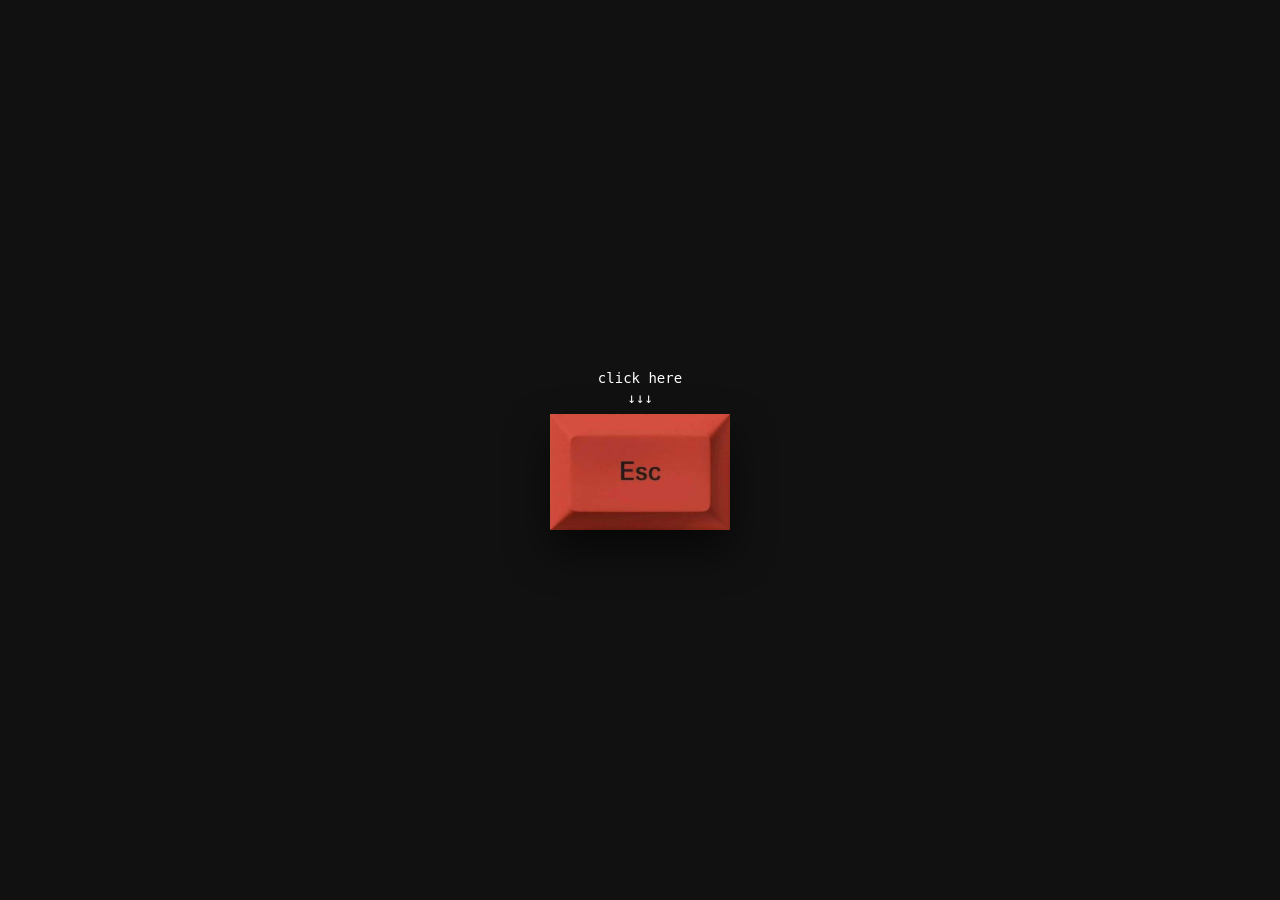
<file: index.html>
<!DOCTYPE html>
<html lang="en">

<head>

    <meta charset="UTF-8">

    <meta
        name="viewport"
        content="width=device-width, initial-scale=1.0">

    <title>ESC Archive</title>

   <link rel="stylesheet" href="css/style.css">

</head>

<body>
<div class="intro-screen">

    <div class="esc-hint">
        <p>click here</p>
        <span>↓↓↓</span>
    </div>

    <img
        src="images/esc-key.jpg"
        class="esc-key-real"
        alt="ESC Key">

</div>
	<div class="loader">
        <div class="loader-content">
            <p class="loader-label">ACCESSING ARCHIVE...</p>
            <h2 id="loading-text">Recovering Memory...</h2>

            <div class="loading-bar">
                <span></span>
            </div>

            <p class="loader-percent">0%</p>
        </div>
    </div>

    <!-- Transition -->
    <div class="page-transition"></div>

   
    <!-- Noise -->

    <div class="noise"></div>

    <!-- Cursor -->

    <div class="cursor"></div>

    <!-- Navigation -->

    <header>

        <div class="logo">
    <a href="index.html">
        <img src="images/logo.jpg" alt="ESC Logo">
    </a>
</div>

        <nav>

    <a href="index.html">Home</a>

    <a href="archive.html">Archive</a>

    <a href="photobook.html">Photobook</a>

    <a href="about.html">About</a>

    <a href="contact.html">Contact</a>

        </nav>

    </header>

    <!-- Hero -->

    <main class="hero">
		<div class="light"></div>
        <p class="small">

            DIGITAL MEMORY ARCHIVE

        </p>

       <h1 class="title">ESC.</h1>

    <h2 class="typing-text"></h2>

    <div class="search-box">
        <input type="text" placeholder="Search Memory...">
        <button class="enter-btn">ENTER</button>
    </div>

    <div class="scroll">Scroll</div>

    </main>

    <script src="js/script.js"></script>

</body>

</html>
</file>
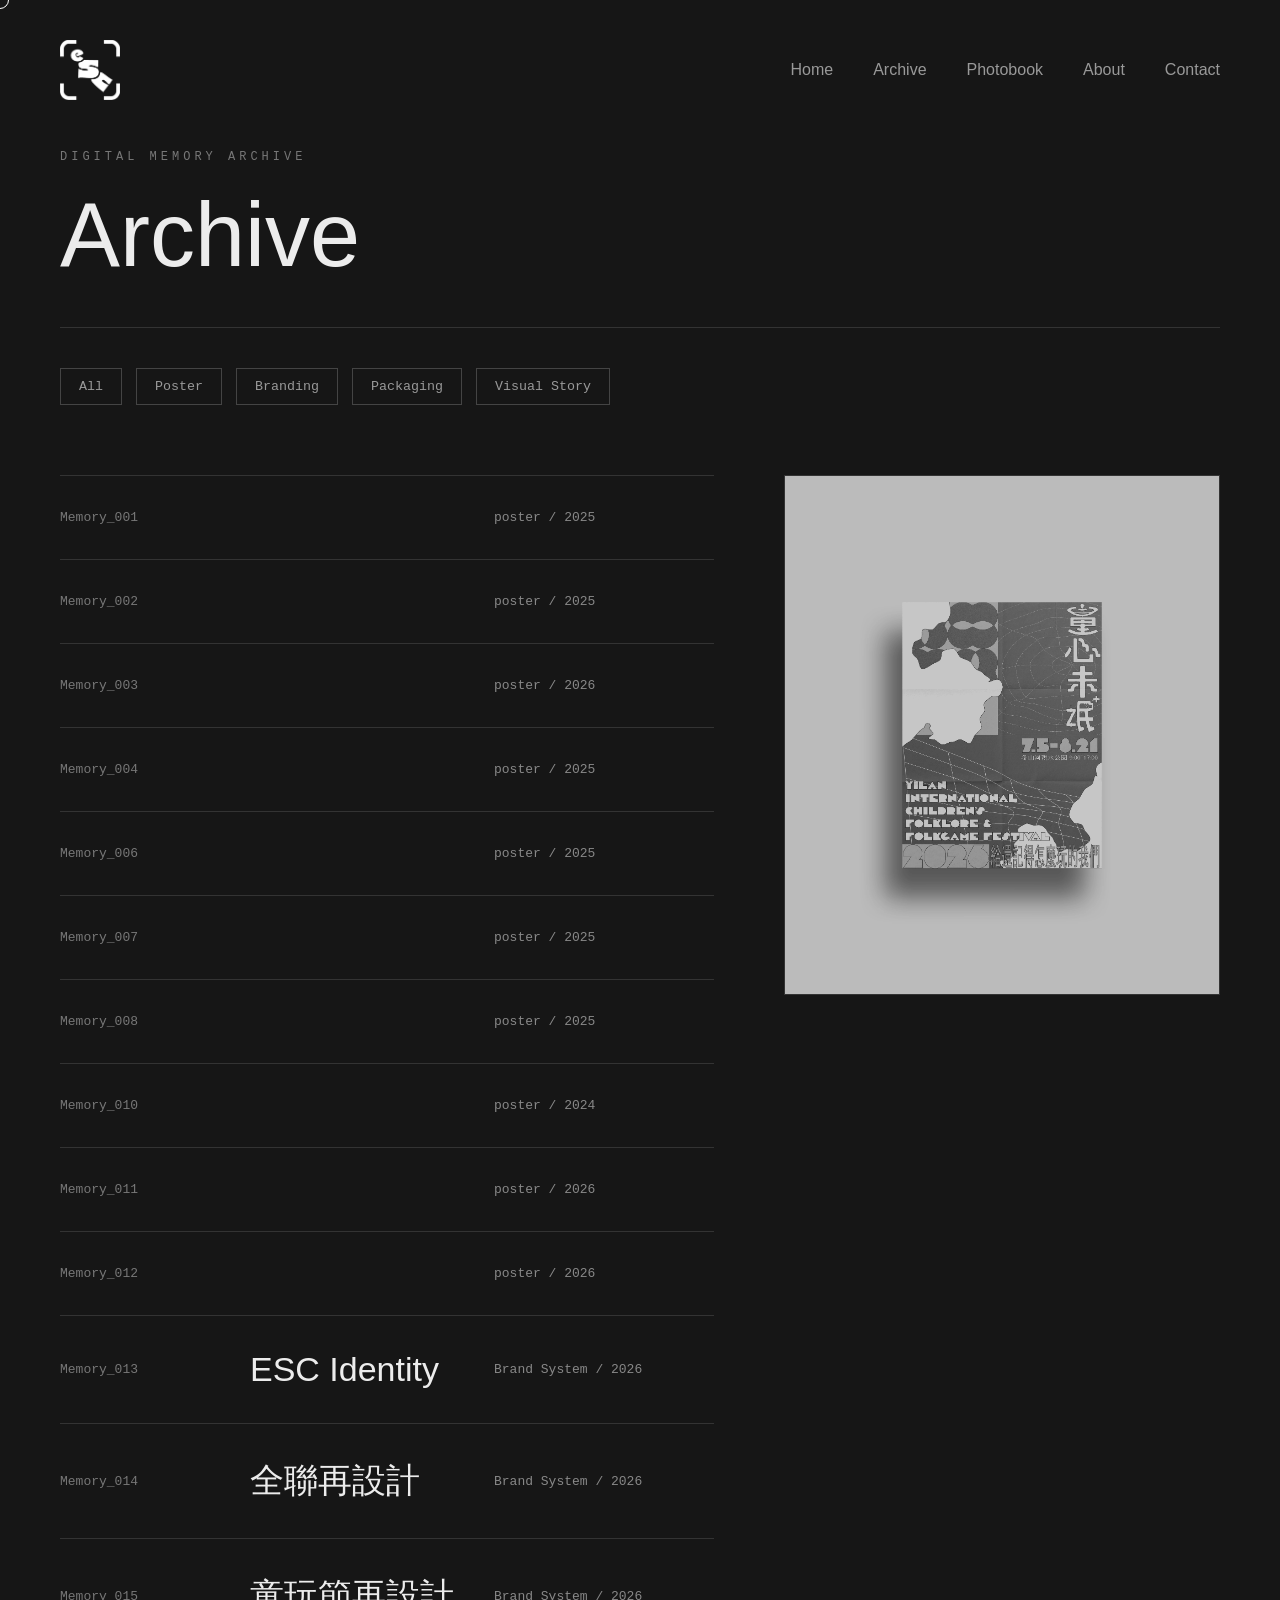
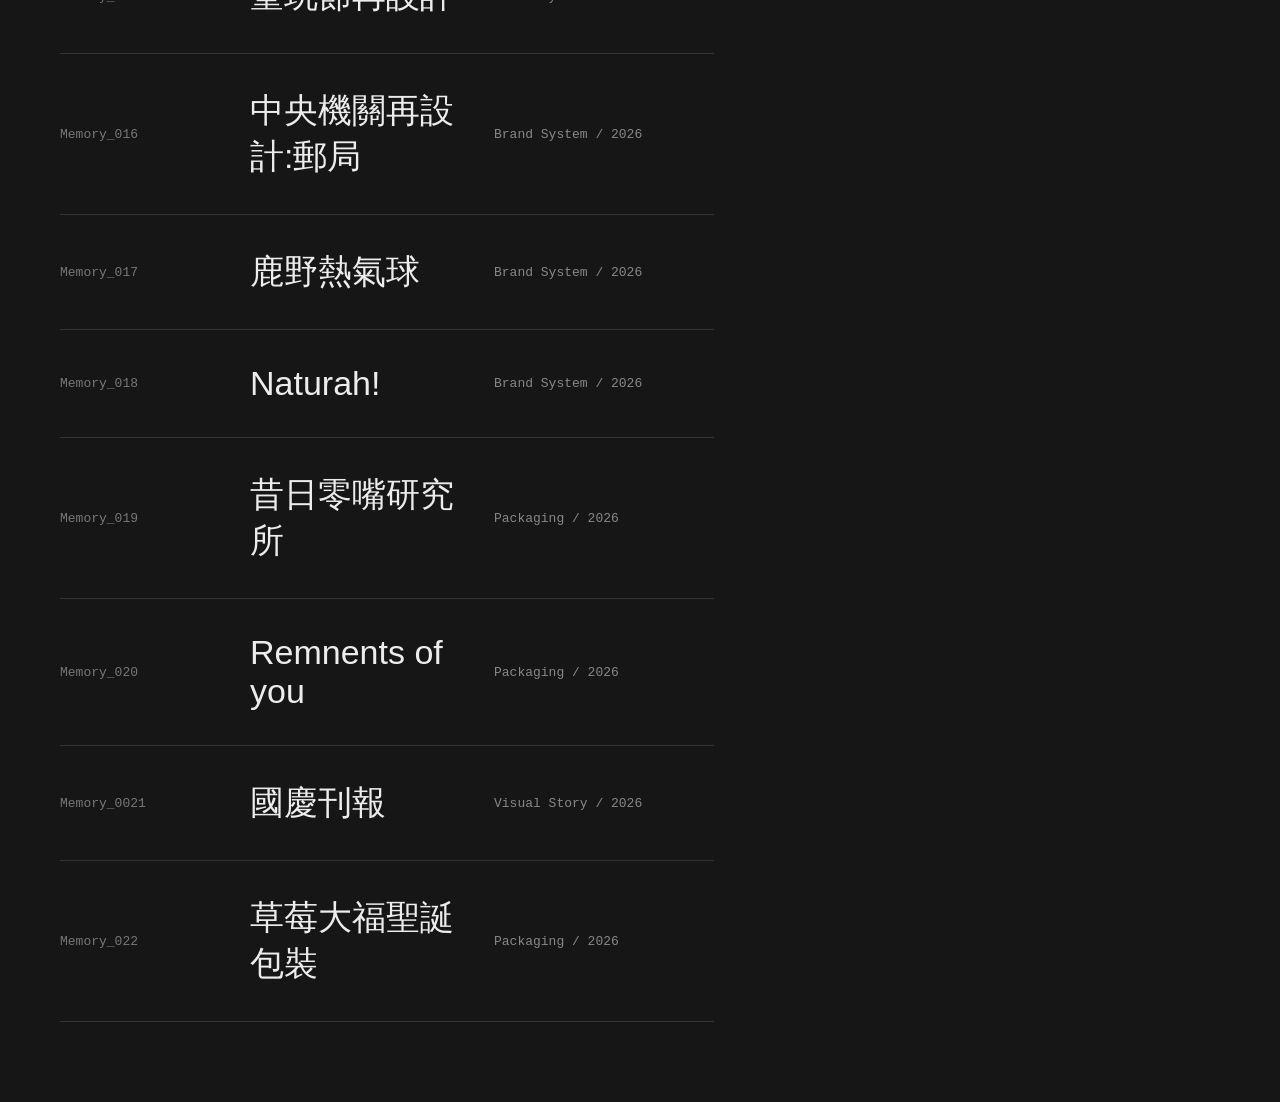
<file: archive.html>
<!DOCTYPE html>
<html lang="en">
<head>
    <meta charset="UTF-8">
    <meta name="viewport" content="width=device-width, initial-scale=1.0">
    <title>ESC Archive | Archive</title>
    <link rel="stylesheet" href="css/style.css">
</head>

<body>

    <div class="noise"></div>
    <div class="cursor"></div>

    <header>
        <div class="logo">
    <a href="index.html">
        <img src="images/logo.jpg" alt="ESC Logo">
    </a>
</div>

        <nav>
            <a href="index.html">Home</a>

    <a href="archive.html">Archive</a>

    <a href="photobook.html">Photobook</a>

    <a href="about.html">About</a>

    <a href="contact.html">Contact</a>

        </nav>
    </header>

    <main class="archive-page">

        <section class="archive-title">
            <p>DIGITAL MEMORY ARCHIVE</p>
            <h1>Archive</h1>
        </section>

        <section class="archive-filter">
            <button data-filter="all">All</button>
            <button data-filter="poster">Poster</button>
            <button data-filter="branding">Branding</button>
            <button data-filter="packaging">Packaging</button>
            <button data-filter="visual">Visual Story</button>
        </section>

        <section class="archive-layout">

            <div class="archive-list">

                <a href="project.html" class="archive-item" data-category="poster" data-image="images/photo28.jpg">
                    <span>Memory_001</span>
            <h2></h2>
                    <p>poster / 2025</p>
                </a>
				
				<a href="project.html" class="archive-item" data-category="poster" data-image="images/photo27.jpg">
                    <span>Memory_002</span>
            <h2></h2>
                    <p>poster / 2025</p>
                </a>
				
				<a href="project.html" class="archive-item" data-category="poster" data-image="images/photo26.jpg">
                    <span>Memory_003</span>
            <h2></h2>
                    <p>poster / 2026</p>
                </a>
<a href="project.html" class="archive-item" data-category="poster" data-image="images/photo25.jpg">
                    <span>Memory_004</span>
            <h2></h2>
                    <p>poster / 2025</p>
                </a>
				
				
				<a href="project.html" class="archive-item" data-category="poster" data-image="images/photo24.jpg">
                    <span>Memory_006</span>
            <h2></h2>
                    <p>poster / 2025</p>
                </a>
				
				<a href="project.html" class="archive-item" data-category="poster" data-image="images/photo23.jpg">
                    <span>Memory_007</span>
            <h2></h2>
                    <p>poster / 2025</p>
                </a>
				<a href="project.html" class="archive-item" data-category="poster" data-image="images/photo22.jpg">
                    <span>Memory_008</span>
            <h2></h2>
                    <p>poster / 2025</p>
                </a>
				
			
				<a href="project.html" class="archive-item" data-category="poster" data-image="images/photo2.jpg">
                    <span>Memory_010</span>
            <h2></h2>
                    <p>poster / 2024</p>
                </a>
				<a href="project.html" class="archive-item" data-category="poster" data-image="images/photo3.jpg">
                    <span>Memory_011</span>
            <h2></h2>
                    <p>poster / 2026</p>
                </a>
				<a href="project.html" class="archive-item" data-category="poster" data-image="images/photo4.jpg">
                    <span>Memory_012</span>
            <h2></h2>
                    <p>poster / 2026</p>
                </a>
                <a href="project.html" class="archive-item" data-category="branding" data-image="images/photo5.jpg">
                    <span>Memory_013</span>
                    <h2>ESC Identity</h2>
                    <p>Brand System / 2026</p>
                </a>
<a href="project.html" class="archive-item" data-category="branding" data-image="images/photo29.jpg">
                    <span>Memory_014</span>
                    <h2>全聯再設計</h2>
                    <p>Brand System / 2026</p>
                </a>
				<a href="project.html" class="archive-item" data-category="branding" data-image="images/photo1.jpg">
                    <span>Memory_015</span>
                    <h2>童玩節再設計</h2>
                    <p>Brand System / 2026</p>
                </a>
				
				<a href="project.html" class="archive-item" data-category="branding" data-image="images/photo30.jpg">
                    <span>Memory_016</span>
                    <h2>中央機關再設計:郵局</h2>
                    <p>Brand System / 2026</p>
                </a>
				
				<a href="project.html" class="archive-item" data-category="branding" data-image="images/photo31.jpg">
                    <span>Memory_017</span>
                    <h2>鹿野熱氣球</h2>
                    <p>Brand System / 2026</p>
                </a>
				
				<a href="project.html" class="archive-item" data-category="branding" data-image="images/photo32.jpg">
                    <span>Memory_018</span>
                    <h2>Naturah!</h2>
                    <p>Brand System / 2026</p>
                </a>
                <a href="project.html" class="archive-item" data-category="packaging" data-image="images/photo33.jpg">
                    <span>Memory_019</span>
                    <h2>昔日零嘴研究所</h2>
                    <p>Packaging / 2026</p>
                </a>

				<a href="project.html" class="archive-item" data-category="packaging" data-image="images/photo34.jpg">
                    <span>Memory_020</span>
                    <h2>Remnents of you</h2>
                    <p>Packaging / 2026</p>
                </a>
				
                <a href="project.html" class="archive-item" data-category="visual" data-image="images/photo35.jpg">
                    <span>Memory_0021</span>
                    <h2>國慶刊報</h2>
                    <p>Visual Story / 2026</p>
                </a>
<a href="project.html" class="archive-item" data-category="packaging" data-image="images/photo36.jpg">
                    <span>Memory_022</span>
                    <h2>草莓大福聖誕包裝</h2>
                    <p>Packaging / 2026</p>
                </a>
            </div>

            <div class="archive-preview">
                <img src="images/photo1.jpg" alt="Archive Preview">
            </div>

        </section>

    </main>

    <script src="js/script.js"></script>
</body>
</html>
</file>
<file: css/style.css>
@charset "utf-8";
/* ---------- Reset ---------- */

*{

    margin:0;

    padding:0;

    box-sizing:border-box;

}

html{

    scroll-behavior:smooth;

}

body{

    background:#161616;

    color:#ECECEC;

    font-family:'Inter',sans-serif;

    overflow-x:hidden;

}

/* ---------- Noise ---------- */

.noise{

    position:fixed;

    inset:0;

    background-image:url("https://www.transparenttextures.com/patterns/asfalt-dark.png");

    opacity:.08;

    pointer-events:none;

}

/* ---------- Navigation ---------- */

header{

    position:fixed;

    width:100%;

    top:0;

    left:0;

    display:flex;

    justify-content:space-between;

    align-items:center;

    padding:40px 60px;

    z-index:100;

}

.logo{

    font-size:30px;

    letter-spacing:8px;

}
.logo img{
    width:60px;
    height:auto;
    display:block;
}

nav{

    display:flex;

    gap:40px;

}

nav a{

    color:#999;

    text-decoration:none;

    transition:.4s;

}

nav a:hover{

    color:white;

}

/* ---------- Hero ---------- */

.hero{

    height:100vh;

    display:flex;

    flex-direction:column;

    justify-content:center;

    align-items:center;

}

.small{

    font-family:"IBM Plex Mono",monospace;

    color:#777;

    letter-spacing:4px;

}

.hero h1{

    font-size:130px;

    margin-top:20px;

    letter-spacing:20px;

}

.hero h2{

    font-weight:300;

    margin-top:20px;

    color:#bbb;

}

/* ---------- Search ---------- */

.search-box{

    display:flex;

    margin-top:60px;

}

.search-box input{

    width:350px;

    background:none;

    border:1px solid #444;

    color:white;

    padding:18px;

}

.search-box button{

    background:#8E1616;

    color:white;

    border:none;

    padding:18px 35px;

    cursor:pointer;

    transition:.4s;

}

.search-box button:hover{

    background:#C62828;

}

/* ---------- Scroll ---------- */

.scroll{

    position:absolute;

    bottom:40px;

    color:#777;

    font-size:12px;

    letter-spacing:4px;

}

/* ---------- Cursor ---------- */

.cursor{

    width:18px;

    height:18px;

    border:1px solid #fff;

    border-radius:50%;

    position:fixed;

    pointer-events:none;

    transform:translate(-50%,-50%);

    transition:.08s;

    z-index:999;
}

.loader{
    position:fixed;
    inset:0;
    background:#111;
    z-index:9999;
    display:flex;
    justify-content:center;
    align-items:center;
    transition:opacity 1s ease, visibility 1s ease;
}

.loader.hide{
    opacity:0;
    visibility:hidden;
}

.loader-content{
    width:420px;
    font-family:"IBM Plex Mono", monospace;
}

.loader-label{
    color:#777;
    font-size:12px;
    letter-spacing:3px;
    margin-bottom:30px;
}

.loader h2{
    font-size:22px;
    font-weight:400;
    margin-bottom:25px;
}

.loading-bar{
    width:100%;
    height:1px;
    background:#333;
    overflow:hidden;
}

.loading-bar span{
    display:block;
    width:0%;
    height:100%;
    background:#991919;
    transition:width .3s ease;
}

.loader-percent{
    margin-top:18px;
    color:#888;
    font-size:12px;
}

/* ---------- Hero Upgrade ---------- */

.hero{
    position:relative;
    overflow:hidden;
}

.light{
    position:absolute;
    width:520px;
    height:520px;
    background:radial-gradient(circle, rgba(153,25,25,.18), transparent 65%);
    filter:blur(30px);
    animation:breathe 6s ease-in-out infinite;
    pointer-events:none;
}

@keyframes breathe{
    0%,100%{
        opacity:.35;
        transform:scale(1);
    }
    50%{
        opacity:.75;
        transform:scale(1.15);
    }
}

.typing-text{
    min-height:32px;
}

/* ---------- Cursor States ---------- */

.cursor.enter{
    width:70px;
    height:70px;
    background:#991919;
    border:none;
    mix-blend-mode:difference;
}

.cursor.enter::after{
    content:"ENTER";
    position:absolute;
    color:white;
    font-size:11px;
    letter-spacing:1px;
    top:50%;
    left:50%;
    transform:translate(-50%,-50%);
}

/* ---------- Page Transition ---------- */

.page-transition{
    position:fixed;
    inset:0;
    background:#991919;
    transform:translateY(100%);
    z-index:9998;
    pointer-events:none;
    transition:transform .8s ease;
}

.page-transition.active{
    transform:translateY(0);
}

.logo a{
    color:#ECECEC;
    text-decoration:none;
}

.archive-page{
    min-height:100vh;
    padding:150px 60px 80px;
}

.archive-title{
    border-bottom:1px solid #333;
    padding-bottom:40px;
}

.archive-title p{
    font-family:"IBM Plex Mono", monospace;
    color:#777;
    font-size:12px;
    letter-spacing:4px;
}

.archive-title h1{
    font-size:90px;
    font-weight:400;
    margin-top:20px;
}

.archive-filter{
    display:flex;
    gap:14px;
    margin:40px 0 70px;
}

.archive-filter button{
    background:none;
    border:1px solid #444;
    color:#999;
    padding:10px 18px;
    font-family:"IBM Plex Mono", monospace;
    cursor:pointer;
    transition:.3s;
}

.archive-filter button:hover,
.archive-filter button.active{
    color:white;
    border-color:#991919;
    background:#991919;
}

.archive-layout{
    display:grid;
    grid-template-columns:1.2fr .8fr;
    gap:70px;
}

.archive-list{
    border-top:1px solid #333;
}

.archive-item{
    display:grid;
    grid-template-columns:160px 1fr 220px;
    gap:30px;
    align-items:center;
    color:#ECECEC;
    text-decoration:none;
    border-bottom:1px solid #333;
    padding:34px 0;
    transition:.4s;
}

.archive-item span{
    font-family:"IBM Plex Mono", monospace;
    color:#777;
    font-size:13px;
}

.archive-item h2{
    font-size:34px;
    font-weight:400;
}

.archive-item p{
    color:#888;
    font-family:"IBM Plex Mono", monospace;
    font-size:13px;
}

.archive-item:hover{
    padding-left:20px;
    color:#fff;
}

.archive-preview{
    position:sticky;
    top:160px;
    height:520px;
    border:1px solid #333;
    overflow:hidden;
    background:#1d1d1d;
}

.archive-preview img{
    width:100%;
    height:100%;
    object-fit:cover;
    opacity:.75;
    filter:grayscale(100%) contrast(1.1);
    transition:.5s ease;
}

.archive-preview img.change{
    opacity:0;
    transform:scale(1.04);
}

/* hidden filter */
.archive-item.hide{
    display:none;
}

/* ---------- Mobile ---------- */

@media(max-width:900px){
    header{
        padding:28px 24px;
    }

    nav{
        gap:18px;
        font-size:12px;
    }

    .archive-page{
        padding:130px 24px 60px;
    }

    .archive-title h1{
        font-size:56px;
    }

    .archive-layout{
        grid-template-columns:1fr;
    }

    .archive-preview{
        display:none;
    }

    .archive-item{
        grid-template-columns:1fr;
        gap:12px;
    }

    .archive-item h2{
        font-size:28px;
    }

    .archive-filter{
        flex-wrap:wrap;
    }
}

/* ---------- Project Page ---------- */

.project-page{
    padding:150px 60px 80px;
}

.project-hero{
    min-height:70vh;
    display:flex;
    flex-direction:column;
    justify-content:center;
    border-bottom:1px solid #333;
}

.file-label{
    display:flex;
    gap:30px;
    font-family:"IBM Plex Mono", monospace;
    color:#777;
    font-size:12px;
    letter-spacing:2px;
    margin-bottom:40px;
}

.project-hero h1{
    font-size:90px;
    font-weight:400;
    max-width:1000px;
}

.project-subtitle{
    max-width:580px;
    margin-top:30px;
    color:#aaa;
    font-size:20px;
    line-height:1.7;
}

.project-cover{
    margin-top:80px;
    height:80vh;
    border:1px solid #333;
    overflow:hidden;
}

.project-cover img{
    width:100%;
    height:100%;
    object-fit:cover;
    filter:grayscale(100%) contrast(1.1);
    opacity:.85;
}

.project-content{
    display:grid;
    grid-template-columns:1fr .8fr;
    gap:100px;
    padding:100px 0;
    border-bottom:1px solid #333;
}

.project-text p{
    font-size:32px;
    line-height:1.5;
    color:#e5e5e5;
}

.project-info{
    font-family:"IBM Plex Mono", monospace;
    border-top:1px solid #333;
}

.project-info p{
    display:flex;
    justify-content:space-between;
    gap:30px;
    padding:18px 0;
    border-bottom:1px solid #333;
    color:#aaa;
}

.project-info span{
    color:#777;
}

.project-gallery{
    display:grid;
    grid-template-columns:repeat(3, 1fr);
    gap:24px;
    padding:80px 0;
}

.project-gallery img{
    width:100%;
    height:480px;
    object-fit:cover;
    filter:grayscale(100%);
    opacity:.8;
    transition:.5s;
}

.project-gallery img:hover{
    filter:grayscale(0%);
    opacity:1;
}

.memory-note{
    padding:120px 0;
    border-top:1px solid #333;
    border-bottom:1px solid #333;
}

.memory-note p{
    font-size:48px;
    line-height:1.4;
    max-width:900px;
    color:#ddd;
}

.esc-next{
    display:flex;
    justify-content:space-between;
    align-items:center;
    padding-top:70px;
    font-family:"IBM Plex Mono", monospace;
}

.esc-next p{
    color:#777;
    letter-spacing:2px;
}

.esc-btn{
    background:#991919;
    border:none;
    color:white;
    padding:18px 36px;
    cursor:pointer;
    font-family:"IBM Plex Mono", monospace;
}

/* ---------- Project Mobile ---------- */

@media(max-width:900px){
    .project-page{
        padding:130px 24px 60px;
    }

    .file-label{
        flex-direction:column;
        gap:10px;
    }

    .project-hero h1{
        font-size:52px;
    }

    .project-content{
        grid-template-columns:1fr;
        gap:50px;
    }

    .project-text p{
        font-size:24px;
    }

    .project-gallery{
        grid-template-columns:1fr;
    }

    .project-gallery img{
        height:420px;
    }

    .memory-note p{
        font-size:32px;
    }
}

/* ---------- Photobook Page ---------- */

.photobook-page{
    min-height:100vh;
    padding:130px 60px 60px;
    overflow:hidden;
}

.photobook-title{
    border-bottom:1px solid #333;
    padding-bottom:28px;
}

.photobook-title p{
    font-family:"IBM Plex Mono", monospace;
    color:#777;
    font-size:12px;
    letter-spacing:4px;
}

.photobook-title h1{
    font-size:72px;
    font-weight:400;
    margin-top:16px;
}

.photobook-container{
    position:relative;
    width:100%;
    height:68vh;
    display:flex;
    justify-content:center;
    align-items:center;
}

.carousel{
    width:820px;
    height:380px;
    perspective:1400px;
}

.film{
    width:100%;
    height:100%;
    position:relative;
    transform-style:preserve-3d;
}

.frame{
    position:absolute;
    width:220px;
    height:300px;
    left:50%;
    top:50%;
    margin-left:-110px;
    margin-top:-150px;
    background:#050505;
    padding:26px 12px;
    border:1px solid #222;
    overflow:hidden;
    box-shadow:0 24px 70px rgba(0,0,0,.75);
    backface-visibility:hidden;
}

.frame::before,
.frame::after{
    content:"";
    position:absolute;
    left:0;
    width:100%;
    height:22px;
    background:repeating-linear-gradient(
        90deg,
        #050505 0px,
        #050505 8px,
        #222 8px,
        #222 18px,
        #050505 18px,
        #050505 28px
    );
    border-top:1px solid #222;
    border-bottom:1px solid #222;
    z-index:3;
}

.frame::before{
    top:6px;
}

.frame::after{
    bottom:6px;
}

.frame img{
    width:100%;
    height:100%;

    object-fit:cover;   /* 很重要 */

    display:block;
}

.frame:hover img{
    filter:grayscale(0%) contrast(1);
    opacity:1;
}

.prev,
.next{
    position:absolute;
    background:#111;
    border:1px solid #444;
    color:white;
    width:46px;
    height:46px;
    font-size:20px;
    cursor:pointer;
    z-index:999;
}

.prev{
    left:90px;
}

.next{
    right:90px;
}

/* ---------- Photobook Mobile ---------- */

@media(max-width:900px){
    .photobook-page{
        padding:120px 24px 50px;
    }

    .photobook-title h1{
        font-size:50px;
    }

   .photobook-container{
    position:relative;
    z-index:10;
}
    .carousel{
    width:100%;
    height:360px;
    perspective:1200px;
    overflow:hidden;
}

    .frame{
        width:220px;
        height:300px;
        margin-left:-110px;
        margin-top:-150px;
        padding:28px 12px;
    }

    .prev{
        left:16px;
    }

    .next{
        right:16px;
    }
}

/* ---------- About Page ---------- */

.about-page{
    min-height:100vh;
    padding:150px 60px 80px;
}

.about-hero{
    min-height:60vh;
    display:flex;
    flex-direction:column;
    justify-content:center;
    border-bottom:1px solid #333;
}

.about-hero p,
.about-label{
    font-family:"IBM Plex Mono", monospace;
    color:#777;
    font-size:12px;
    letter-spacing:4px;
}

.about-hero h1{
    font-size:76px;
    font-weight:400;
    line-height:1.15;
    margin-top:30px;
    max-width:1100px;
}

.about-content{
    display:grid;
    grid-template-columns:.7fr 1.3fr;
    gap:80px;
    padding:90px 0;
    border-bottom:1px solid #333;
}

.about-right p{
    font-size:30px;
    line-height:1.55;
    color:#ddd;
    margin-bottom:40px;
}

.creator-card{
    display:grid;
    grid-template-columns:.8fr 1.2fr;
    gap:80px;
    padding-top:90px;
}

.creator-image{
    height:520px;
    border:1px solid #333;
    overflow:hidden;
    background:#111;
}

.creator-image img{
    width:100%;
    height:100%;
    object-fit:cover;
    filter:grayscale(100%) contrast(1.1);
    opacity:.9;
}

.creator-info h2{
    font-size:64px;
    font-weight:400;
    margin:24px 0;
}

.creator-info > p{
    color:#aaa;
    font-size:22px;
    margin-bottom:50px;
}

.creator-info ul{
    list-style:none;
    border-top:1px solid #333;
}

.creator-info li{
    display:flex;
    justify-content:space-between;
    gap:40px;
    padding:20px 0;
    border-bottom:1px solid #333;
    color:#aaa;
    font-family:"IBM Plex Mono", monospace;
}

.creator-info li span{
    color:#777;
}

/* ---------- About Mobile ---------- */

@media(max-width:900px){

    .about-page{
        padding:180px 24px 80px;
    }

    .about-hero h1{
        font-size:42px;
    }

    .about-content,
    .creator-card{
        grid-template-columns:1fr;
        gap:70px;
    }

    .about-right p{
        font-size:22px;
    }

    .creator-image{
        width:100%;
        height:550px;
    }

    .creator-image img{
        width:100%;
        height:100%;
        object-fit:contain;
    }

    .creator-info h2{
        font-size:70px;
    }

    .creator-info li{
        flex-direction:column;
        gap:20px;
    }
}
/* ---------- Contact Page ---------- */

.contact-page{
    min-height:100vh;
    padding:150px 60px 80px;
}

.contact-hero{
    min-height:50vh;
    display:flex;
    flex-direction:column;
    justify-content:center;
    border-bottom:1px solid #333;
}

.contact-hero p{
    font-family:"IBM Plex Mono", monospace;
    color:#777;
    font-size:12px;
    letter-spacing:4px;
}

.contact-hero h1{
    font-size:96px;
    font-weight:400;
    margin-top:24px;
}

.contact-content{
    display:grid;
    grid-template-columns:.8fr 1.2fr;
    gap:90px;
    padding-top:90px;
}

.contact-left p{
    font-size:30px;
    line-height:1.5;
    color:#ddd;
    max-width:520px;
}

.contact-list{
    border-top:1px solid #333;
}

.contact-list a,
.contact-list div{
    display:flex;
    justify-content:space-between;
    gap:40px;
    padding:26px 0;
    border-bottom:1px solid #333;
    color:#ECECEC;
    text-decoration:none;
    font-family:"IBM Plex Mono", monospace;
    transition:.4s;
}

.contact-list a:hover{
    color:#991919;
    padding-left:20px;
}

.contact-list span{
    color:#777;
}

/* ---------- Contact Mobile ---------- */

@media(max-width:900px){
    .contact-page{
        padding:130px 24px 60px;
    }

    .contact-hero h1{
        font-size:58px;
    }

    .contact-content{
        grid-template-columns:1fr;
        gap:50px;
    }

    .contact-left p{
        font-size:22px;
    }

    .contact-list a,
    .contact-list div{
        flex-direction:column;
        gap:10px;
    }
}


.intro-screen{
    position:fixed;
    inset:0;
    background:#111;
    z-index:10000;

    display:flex;
    flex-direction:column;
    justify-content:center;
    align-items:center;
}

.esc-hint{
    font-family:"IBM Plex Mono", monospace;
    color:#fff;
    font-size:14px;
    text-align:center;
    width:100%;
    margin-bottom:8px;
}

.esc-hint p{
    text-align:center;
}

.esc-hint span{
    display:block;
    text-align:center;
    margin-top:4px;
}
.esc-key-real{
    width:180px;
    cursor:pointer;

    filter:
        drop-shadow(0 20px 20px rgba(0,0,0,.6));

    transition:.25s ease;
}

.esc-key-real:hover{
    transform:
        translateY(8px)
        scale(.97);

    filter:
        brightness(.9)
        drop-shadow(0 8px 10px rgba(0,0,0,.6));
}
.intro-screen.hide{
    opacity:0;
    visibility:hidden;
    pointer-events:none;
}
</file>
